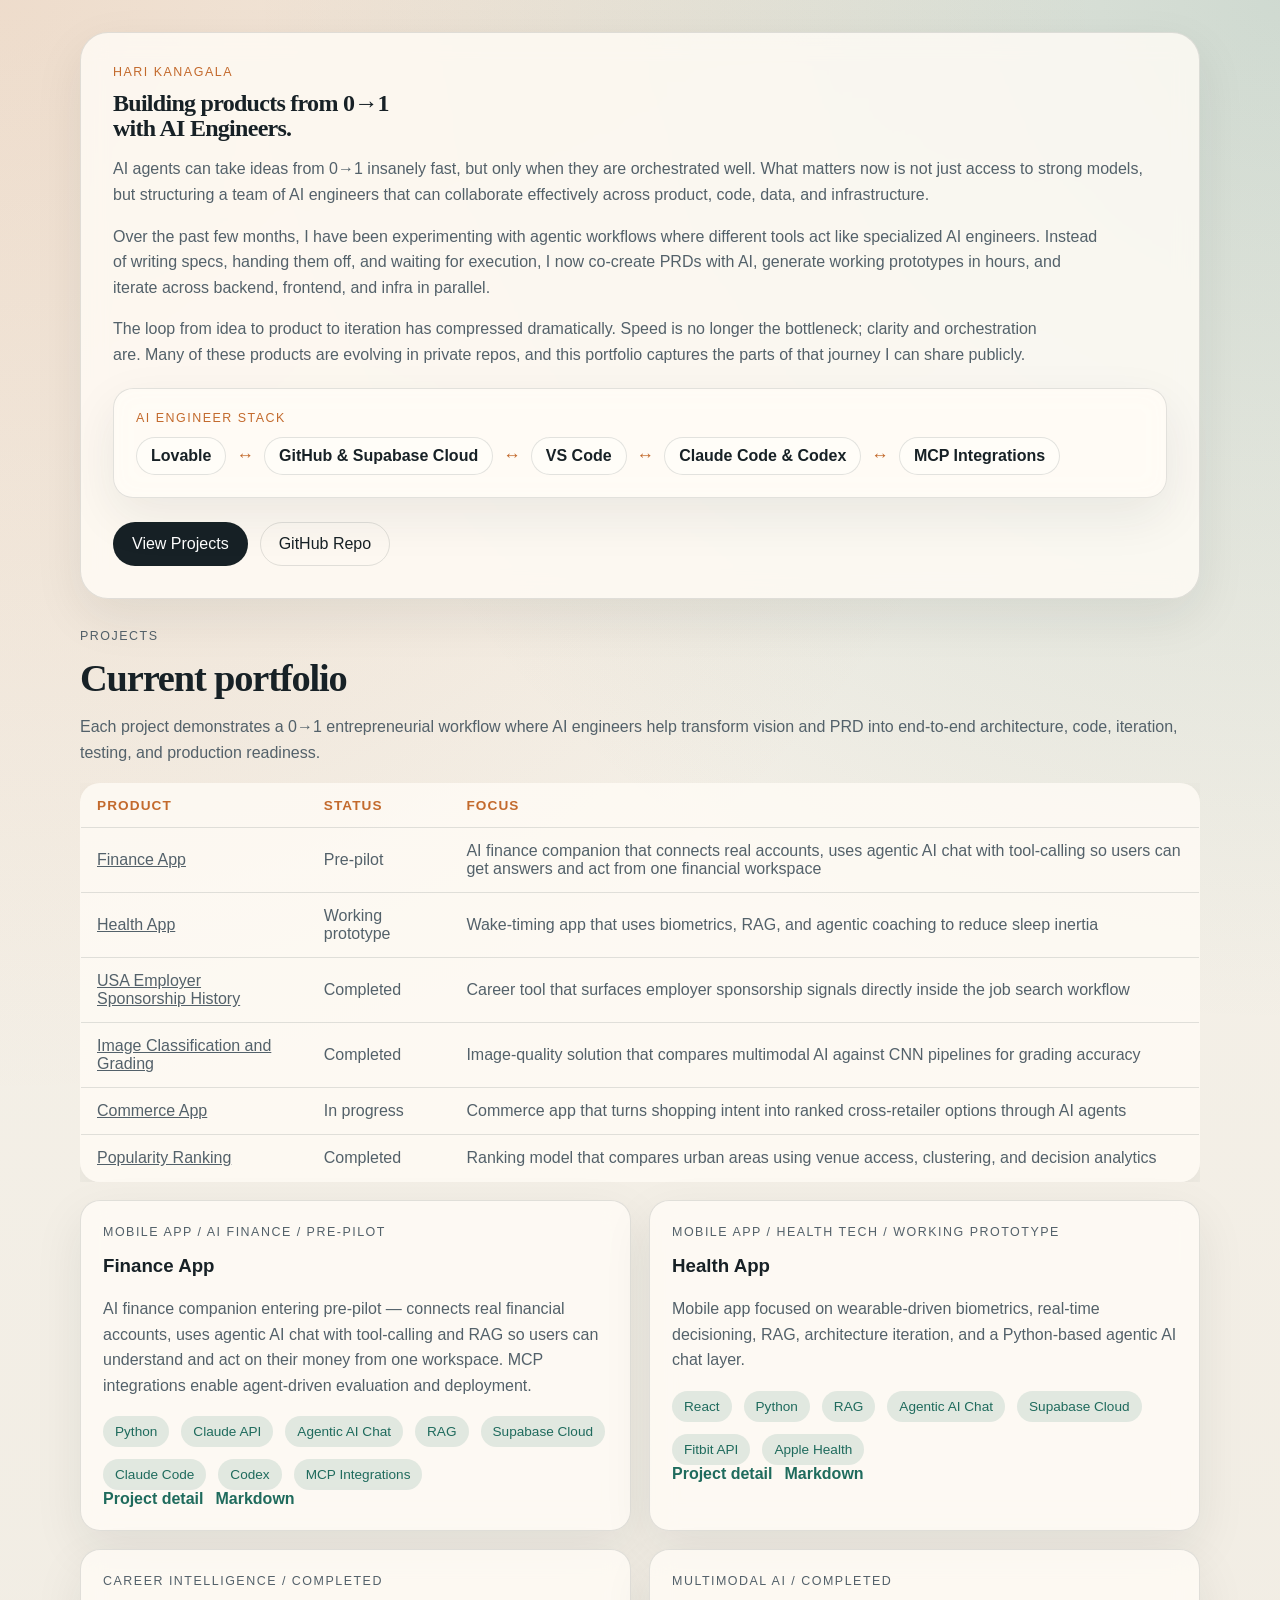
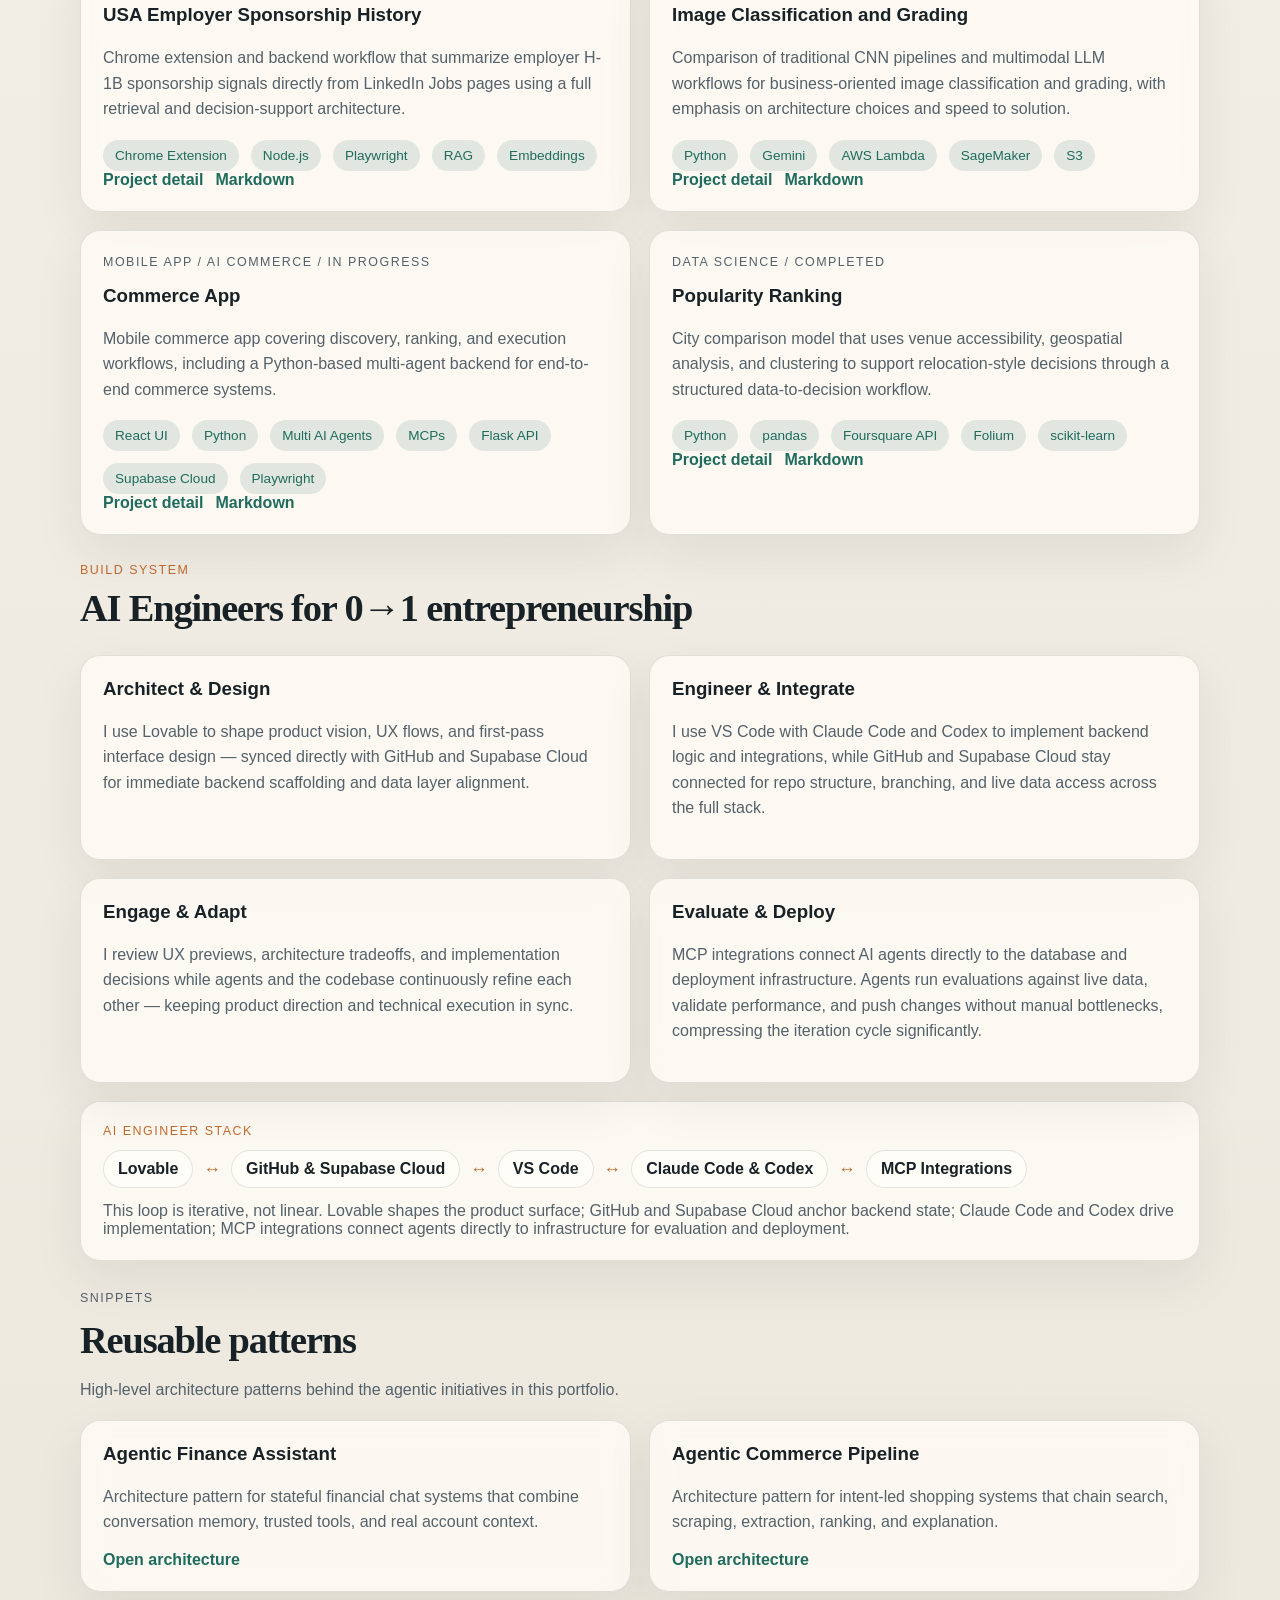
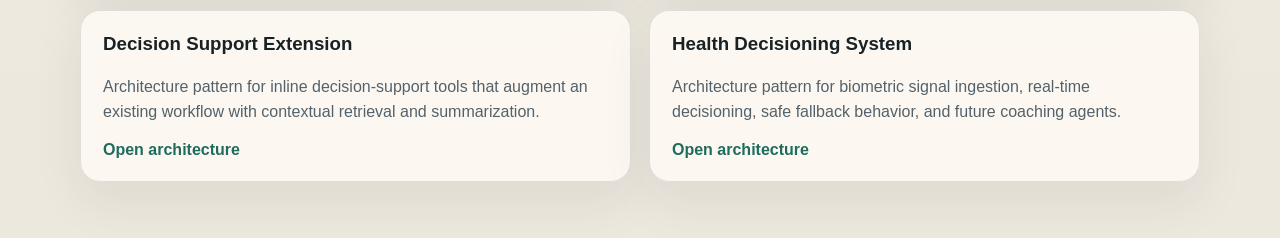
<file: index.html>
<!DOCTYPE html>
<html lang="en">
  <head>
    <meta charset="UTF-8" />
    <meta name="viewport" content="width=device-width, initial-scale=1.0" />
    <title>AI Product Portfolio — Hari Kanagala</title>
    <meta
      name="description"
      content="Unprecedented opportunity for problem solvers with AI Agents. Portfolio by Hari Kanagala — AI-agent-powered products built faster, smarter, and designed to engage."
    />
    <meta property="og:title" content="AI Product Portfolio" />
    <meta
      property="og:description"
      content="AI, agentic, and data products focused on real-world problems, architecture, tooling, tradeoffs, and evaluation."
    />
    <meta property="og:type" content="website" />
    <meta property="og:url" content="https://kharik828.github.io/AI-Product-Portfolio/" />
    <meta property="og:image" content="https://kharik828.github.io/AI-Product-Portfolio/featured-card.svg" />
    <meta name="twitter:card" content="summary_large_image" />
    <meta name="twitter:title" content="AI Product Portfolio" />
    <meta
      name="twitter:description"
      content="AI, agentic, and data products focused on real-world problems, architecture, tooling, tradeoffs, and evaluation."
    />
    <meta name="twitter:image" content="https://kharik828.github.io/AI-Product-Portfolio/featured-card.svg" />
    <link rel="stylesheet" href="./styles.css" />
  </head>
  <body>
    <div class="page-shell">
      <header class="hero">
        <div class="hero-copy">
          <p class="eyebrow">Hari Kanagala</p>
          <h1>Building products from 0→1<br />with AI Engineers.</h1>
          <p class="lede">
            AI agents can take ideas from 0&#8594;1 insanely fast, but only when they are orchestrated well. What matters now is not just access to strong models, but structuring a team of AI engineers that can collaborate effectively across product, code, data, and infrastructure.
          </p>
          <p class="lede" style="max-width: 62rem; margin-top: 0.5rem;">
            Over the past few months, I have been experimenting with agentic workflows where different tools act like specialized AI engineers. Instead of writing specs, handing them off, and waiting for execution, I now co-create PRDs with AI, generate working prototypes in hours, and iterate across backend, frontend, and infra in parallel.
          </p>
          <p class="lede" style="max-width: 58rem; margin-top: 0.5rem;">
            The loop from idea to product to iteration has compressed dramatically. Speed is no longer the bottleneck; clarity and orchestration are. Many of these products are evolving in private repos, and this portfolio captures the parts of that journey I can share publicly.
          </p>
          <div class="flow-card hero-flow-card">
            <p class="panel-label">AI Engineer Stack</p>
            <div class="flow-chain">
              <span class="flow-node">Lovable</span>
              <span class="flow-link">&#8596;</span>
              <span class="flow-node">GitHub &amp; Supabase Cloud</span>
              <span class="flow-link">&#8596;</span>
              <span class="flow-node">VS Code</span>
              <span class="flow-link">&#8596;</span>
              <span class="flow-node">Claude Code &amp; Codex</span>
              <span class="flow-link">&#8596;</span>
              <span class="flow-node">MCP Integrations</span>
            </div>
          </div>
          <div class="hero-actions">
            <a class="button primary" href="#projects">View Projects</a>
            <a class="button secondary" href="https://github.com/kharik828/AI-Product-Portfolio" target="_blank" rel="noreferrer">GitHub Repo</a>
          </div>
        </div>
      </header>

      <main>
        <section class="section" id="projects">
          <div class="section-heading">
            <p class="eyebrow">Projects</p>
            <h2>Current portfolio</h2>
            <p>Each project demonstrates a 0→1 entrepreneurial workflow where AI engineers help transform vision and PRD into end-to-end architecture, code, iteration, testing, and production readiness.</p>
          </div>
          <div class="status-table-wrap">
            <table class="status-table">
              <thead>
                <tr>
                  <th>Product</th>
                  <th>Status</th>
                  <th>Focus</th>
                </tr>
              </thead>
              <tbody>
                <tr>
                  <td><a href="./project.html?slug=cashmeai">Finance App</a></td>
                  <td>Pre-pilot</td>
                  <td>AI finance companion that connects real accounts, uses agentic AI chat with tool-calling so users can get answers and act from one financial workspace</td>
                </tr>
                <tr>
                  <td><a href="./project.html?slug=twinkl">Health App</a></td>
                  <td>Working prototype</td>
                  <td>Wake-timing app that uses biometrics, RAG, and agentic coaching to reduce sleep inertia</td>
                </tr>
                <tr>
                  <td><a href="./project.html?slug=usa-employer-sponsorship-history">USA Employer Sponsorship History</a></td>
                  <td>Completed</td>
                  <td>Career tool that surfaces employer sponsorship signals directly inside the job search workflow</td>
                </tr>
                <tr>
                  <td><a href="./project.html?slug=image-classification-and-grading">Image Classification and Grading</a></td>
                  <td>Completed</td>
                  <td>Image-quality solution that compares multimodal AI against CNN pipelines for grading accuracy</td>
                </tr>
                <tr>
                  <td><a href="./project.html?slug=shopsmart-ai">Commerce App</a></td>
                  <td>In progress</td>
                  <td>Commerce app that turns shopping intent into ranked cross-retailer options through AI agents</td>
                </tr>
                <tr>
                  <td><a href="./project.html?slug=popularity-ranking">Popularity Ranking</a></td>
                  <td>Completed</td>
                  <td>Ranking model that compares urban areas using venue access, clustering, and decision analytics</td>
                </tr>
              </tbody>
            </table>
          </div>
          <div class="card-grid">
            <article class="card">
              <div class="card-top">
                <p class="status">Mobile App / AI Finance / Pre-pilot</p>
                <h3>Finance App</h3>
                <p>AI finance companion entering pre-pilot — connects real financial accounts, uses agentic AI chat with tool-calling and RAG so users can understand and act on their money from one workspace. MCP integrations enable agent-driven evaluation and deployment.</p>
              </div>
              <div class="pill-row">
                <span class="pill">Python</span>
                <span class="pill">Claude API</span>
                <span class="pill">Agentic AI Chat</span>
                <span class="pill">RAG</span>
                <span class="pill">Supabase Cloud</span>
                <span class="pill">Claude Code</span>
                <span class="pill">Codex</span>
                <span class="pill">MCP Integrations</span>
              </div>
              <div class="card-actions">
                <a class="text-link" href="./project.html?slug=cashmeai">Project detail</a>
                <a class="text-link" href="./projects/Cashmeai/PORTFOLIO.md">Markdown</a>
              </div>
            </article>
            <article class="card">
              <div class="card-top">
                <p class="status">Mobile App / Health Tech / Working prototype</p>
                <h3>Health App</h3>
                <p>Mobile app focused on wearable-driven biometrics, real-time decisioning, RAG, architecture iteration, and a Python-based agentic AI chat layer.</p>
              </div>
              <div class="pill-row">
                <span class="pill">React</span>
                <span class="pill">Python</span>
                <span class="pill">RAG</span>
                <span class="pill">Agentic AI Chat</span>
                <span class="pill">Supabase Cloud</span>
                <span class="pill">Fitbit API</span>
                <span class="pill">Apple Health</span>
              </div>
              <div class="card-actions">
                <a class="text-link" href="./project.html?slug=twinkl">Project detail</a>
                <a class="text-link" href="./projects/Twinkl/PORTFOLIO.md">Markdown</a>
              </div>
            </article>
            <article class="card">
              <div class="card-top">
                <p class="status">Career Intelligence / Completed</p>
                <h3>USA Employer Sponsorship History</h3>
                <p>Chrome extension and backend workflow that summarize employer H-1B sponsorship signals directly from LinkedIn Jobs pages using a full retrieval and decision-support architecture.</p>
              </div>
              <div class="pill-row">
                <span class="pill">Chrome Extension</span>
                <span class="pill">Node.js</span>
                <span class="pill">Playwright</span>
                <span class="pill">RAG</span>
                <span class="pill">Embeddings</span>
              </div>
              <div class="card-actions">
                <a class="text-link" href="./project.html?slug=usa-employer-sponsorship-history">Project detail</a>
                <a class="text-link" href="./projects/Employer-sponsorship-history/PORTFOLIO.md">Markdown</a>
              </div>
            </article>
            <article class="card">
              <div class="card-top">
                <p class="status">Multimodal AI / Completed</p>
                <h3>Image Classification and Grading</h3>
                <p>Comparison of traditional CNN pipelines and multimodal LLM workflows for business-oriented image classification and grading, with emphasis on architecture choices and speed to solution.</p>
              </div>
              <div class="pill-row">
                <span class="pill">Python</span>
                <span class="pill">Gemini</span>
                <span class="pill">AWS Lambda</span>
                <span class="pill">SageMaker</span>
                <span class="pill">S3</span>
              </div>
              <div class="card-actions">
                <a class="text-link" href="./project.html?slug=image-classification-and-grading">Project detail</a>
                <a class="text-link" href="./projects/GenAI CNN Image Classification and Grading/PORTFOLIO.md">Markdown</a>
              </div>
            </article>
            <article class="card">
              <div class="card-top">
                <p class="status">Mobile App / AI Commerce / In progress</p>
                <h3>Commerce App</h3>
                <p>Mobile commerce app covering discovery, ranking, and execution workflows, including a Python-based multi-agent backend for end-to-end commerce systems.</p>
              </div>
              <div class="pill-row">
                <span class="pill">React UI</span>
                <span class="pill">Python</span>
                <span class="pill">Multi AI Agents</span>
                <span class="pill">MCPs</span>
                <span class="pill">Flask API</span>
                <span class="pill">Supabase Cloud</span>
                <span class="pill">Playwright</span>
              </div>
              <div class="card-actions">
                <a class="text-link" href="./project.html?slug=shopsmart-ai">Project detail</a>
                <a class="text-link" href="./projects/ShopSmartAI/PORTFOLIO.md">Markdown</a>
              </div>
            </article>
            <article class="card">
              <div class="card-top">
                <p class="status">Data Science / Completed</p>
                <h3>Popularity Ranking</h3>
                <p>City comparison model that uses venue accessibility, geospatial analysis, and clustering to support relocation-style decisions through a structured data-to-decision workflow.</p>
              </div>
              <div class="pill-row">
                <span class="pill">Python</span>
                <span class="pill">pandas</span>
                <span class="pill">Foursquare API</span>
                <span class="pill">Folium</span>
                <span class="pill">scikit-learn</span>
              </div>
              <div class="card-actions">
                <a class="text-link" href="./project.html?slug=popularity-ranking">Project detail</a>
                <a class="text-link" href="./projects/Popularity Ranking/PORTFOLIO.md">Markdown</a>
              </div>
            </article>
          </div>
        </section>

        <section class="section split-section">
          <div>
            <p class="eyebrow">Build System</p>
            <h2>AI Engineers for 0→1 entrepreneurship</h2>
          </div>
          <div class="flow-card">
            <p class="panel-label">AI Engineer Stack</p>
            <div class="flow-chain">
              <span class="flow-node">Lovable</span>
              <span class="flow-link">↔</span>
              <span class="flow-node">GitHub &amp; Supabase Cloud</span>
              <span class="flow-link">↔</span>
              <span class="flow-node">VS Code</span>
              <span class="flow-link">↔</span>
              <span class="flow-node">Claude Code &amp; Codex</span>
              <span class="flow-link">↔</span>
              <span class="flow-node">MCP Integrations</span>
            </div>
            <p class="flow-note">This loop is iterative, not linear. Lovable shapes the product surface; GitHub and Supabase Cloud anchor backend state; Claude Code and Codex drive implementation; MCP integrations connect agents directly to infrastructure for evaluation and deployment.</p>
          </div>
          <div class="workflow-grid">
            <article class="workflow-card">
              <h3>Architect &amp; Design</h3>
              <p>I use Lovable to shape product vision, UX flows, and first-pass interface design — synced directly with GitHub and Supabase Cloud for immediate backend scaffolding and data layer alignment.</p>
            </article>
            <article class="workflow-card">
              <h3>Engineer &amp; Integrate</h3>
              <p>I use VS Code with Claude Code and Codex to implement backend logic and integrations, while GitHub and Supabase Cloud stay connected for repo structure, branching, and live data access across the full stack.</p>
            </article>
            <article class="workflow-card">
              <h3>Engage &amp; Adapt</h3>
              <p>I review UX previews, architecture tradeoffs, and implementation decisions while agents and the codebase continuously refine each other — keeping product direction and technical execution in sync.</p>
            </article>
            <article class="workflow-card">
              <h3>Evaluate &amp; Deploy</h3>
              <p>MCP integrations connect AI agents directly to the database and deployment infrastructure. Agents run evaluations against live data, validate performance, and push changes without manual bottlenecks, compressing the iteration cycle significantly.</p>
            </article>
          </div>
        </section>

        <section class="section">
          <div class="section-heading">
            <p class="eyebrow">Snippets</p>
            <h2>Reusable patterns</h2>
            <p>High-level architecture patterns behind the agentic initiatives in this portfolio.</p>
          </div>
          <div class="card-grid compact">
            <article class="card compact-card">
              <h3>Agentic Finance Assistant</h3>
              <p>Architecture pattern for stateful financial chat systems that combine conversation memory, trusted tools, and real account context.</p>
              <a class="text-link" href="./snippets/agentic-finance-architecture.md">Open architecture</a>
            </article>
            <article class="card compact-card">
              <h3>Agentic Commerce Pipeline</h3>
              <p>Architecture pattern for intent-led shopping systems that chain search, scraping, extraction, ranking, and explanation.</p>
              <a class="text-link" href="./snippets/agentic-commerce-architecture.md">Open architecture</a>
            </article>
            <article class="card compact-card">
              <h3>Decision Support Extension</h3>
              <p>Architecture pattern for inline decision-support tools that augment an existing workflow with contextual retrieval and summarization.</p>
              <a class="text-link" href="./snippets/agentic-decision-support-architecture.md">Open architecture</a>
            </article>
            <article class="card compact-card">
              <h3>Health Decisioning System</h3>
              <p>Architecture pattern for biometric signal ingestion, real-time decisioning, safe fallback behavior, and future coaching agents.</p>
              <a class="text-link" href="./snippets/agentic-health-architecture.md">Open architecture</a>
            </article>
          </div>
        </section>
      </main>
    </div>
  </body>
</html>
</file>
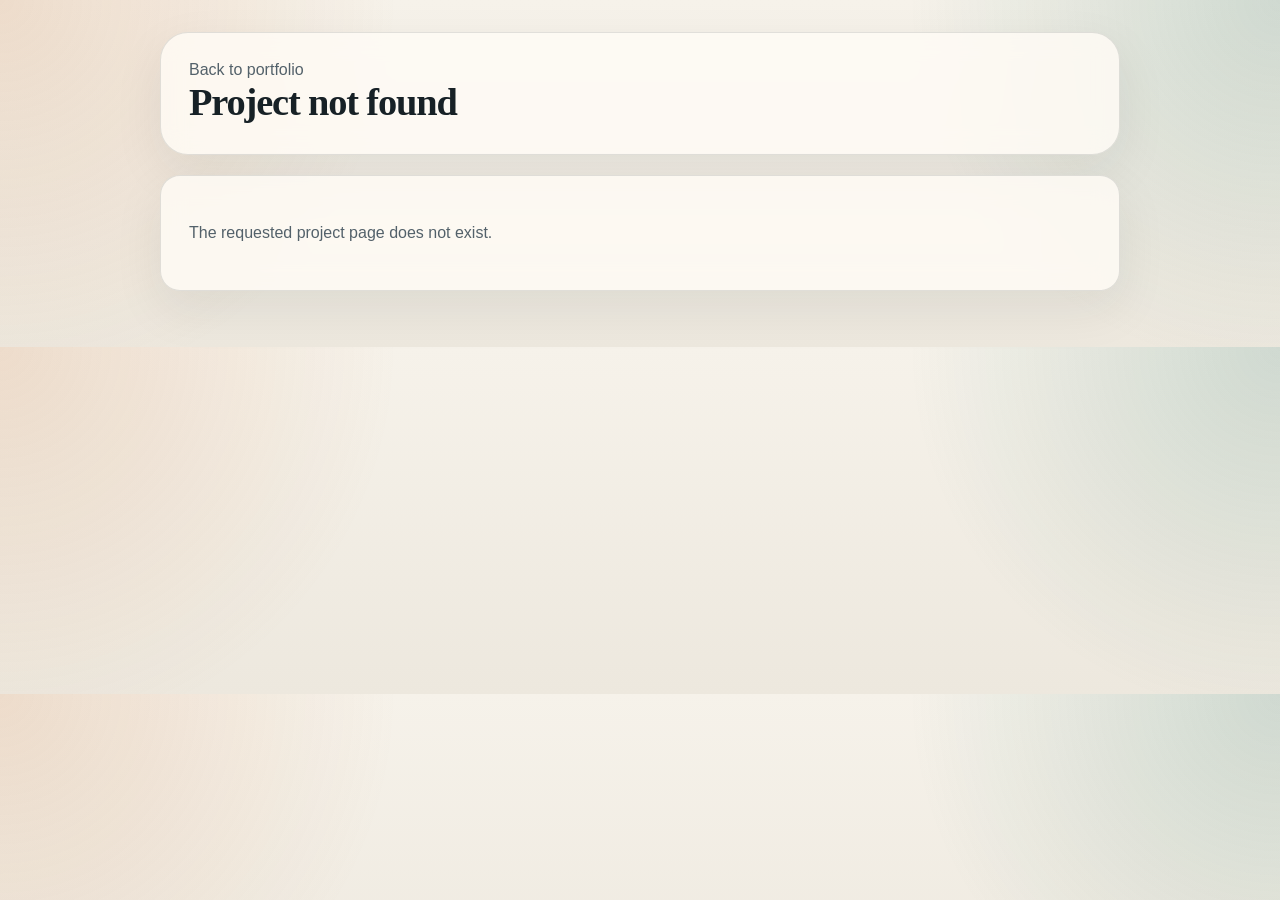
<file: project.html>
<!DOCTYPE html>
<html lang="en">
  <head>
    <meta charset="UTF-8" />
    <meta name="viewport" content="width=device-width, initial-scale=1.0" />
    <title>Project Detail</title>
    <link rel="stylesheet" href="./styles.css" />
  </head>
  <body>
    <div class="page-shell detail-shell">
      <header class="detail-header">
        <a class="back-link" href="./index.html">Back to portfolio</a>
        <div id="project-meta"></div>
      </header>
      <main class="detail-layout">
        <article class="markdown-card" id="markdown-root">
          <p>Loading project details...</p>
        </article>
      </main>
    </div>

    <script type="module" src="./project.js"></script>
  </body>
</html>
</file>
<file: styles.css>
:root {
  --bg: #f2efe8;
  --paper: rgba(255, 252, 246, 0.82);
  --paper-strong: #fffdf8;
  --ink: #172126;
  --muted: #53616a;
  --line: rgba(23, 33, 38, 0.12);
  --accent: #1f6b5d;
  --accent-soft: rgba(31, 107, 93, 0.12);
  --warm: #c36a2d;
  --shadow: 0 18px 50px rgba(23, 33, 38, 0.08);
  --radius-lg: 28px;
  --radius-md: 20px;
  --radius-sm: 999px;
}

* {
  box-sizing: border-box;
}

html {
  scroll-behavior: smooth;
}

body {
  margin: 0;
  font-family: "Aptos", "Segoe UI Variable", "Segoe UI", sans-serif;
  color: var(--ink);
  background:
    radial-gradient(circle at top left, rgba(195, 106, 45, 0.16), transparent 30%),
    radial-gradient(circle at top right, rgba(31, 107, 93, 0.18), transparent 28%),
    linear-gradient(180deg, #f6f2ea 0%, #ede8de 100%);
}

a {
  color: inherit;
}

.page-shell {
  width: min(1120px, calc(100% - 32px));
  margin: 0 auto;
  padding: 32px 0 56px;
}

.hero,
.detail-header,
.card,
.flow-card,
.workflow-card,
.markdown-card {
  backdrop-filter: blur(12px);
  background: var(--paper);
  border: 1px solid var(--line);
  box-shadow: var(--shadow);
}

.hero {
  display: block;
  padding: 32px;
  border-radius: var(--radius-lg);
}

.hero h1,
.section h2,
.detail-header h1 {
  font-family: Georgia, "Times New Roman", serif;
  line-height: 1.03;
  letter-spacing: -0.03em;
  margin: 0;
}

.hero h1 {
  font-size: 24px;
  max-width: none;
}

.eyebrow,
.panel-label,
.status {
  text-transform: uppercase;
  letter-spacing: 0.12em;
  font-size: 0.78rem;
  color: var(--warm);
  margin: 0 0 12px;
}

.lede,
.section-heading p,
.detail-summary,
.card p,
.workflow-card p,
.markdown-card p,
.signal-list,
.back-link {
  color: var(--muted);
  line-height: 1.6;
}

.hero-actions,
.card-actions,
.pill-row {
  display: flex;
  flex-wrap: wrap;
  gap: 12px;
}

.hero-actions {
  margin-top: 24px;
}

.button,
.text-link,
.back-link {
  text-decoration: none;
}

.button {
  display: inline-flex;
  align-items: center;
  justify-content: center;
  padding: 12px 18px;
  border-radius: var(--radius-sm);
  border: 1px solid var(--line);
  transition: transform 180ms ease, background-color 180ms ease;
}

.button:hover,
.text-link:hover,
.back-link:hover {
  transform: translateY(-1px);
}

.button.primary {
  background: var(--ink);
  color: #fff;
}

.button.secondary {
  background: transparent;
}

.card,
.flow-card,
.workflow-card,
.markdown-card {
  border-radius: var(--radius-md);
}

.section {
  margin-top: 28px;
}

.status-table-wrap {
  margin-bottom: 18px;
  overflow-x: auto;
}

.status-table {
  width: 100%;
  border-collapse: collapse;
  background: var(--paper);
  border: 1px solid var(--line);
  border-radius: var(--radius-md);
  overflow: hidden;
  box-shadow: var(--shadow);
}

.status-table th,
.status-table td {
  padding: 14px 16px;
  text-align: left;
  border-bottom: 1px solid var(--line);
}

.status-table th {
  font-size: 0.85rem;
  text-transform: uppercase;
  letter-spacing: 0.08em;
  color: var(--warm);
}

.status-table td {
  color: var(--muted);
}

.status-table tr:last-child td {
  border-bottom: 0;
}

.section-heading {
  margin-bottom: 18px;
}

.section h2,
.detail-header h1 {
  font-size: clamp(1.8rem, 3vw, 2.8rem);
  margin-bottom: 8px;
}

.card-grid,
.workflow-grid {
  display: grid;
  grid-template-columns: repeat(2, minmax(0, 1fr));
  gap: 18px;
}

.flow-card {
  padding: 22px;
  margin-top: 0;
}

.hero-flow-card {
  margin-top: 20px;
  margin-bottom: 4px;
}

.flow-chain {
  display: flex;
  flex-wrap: wrap;
  align-items: center;
  gap: 10px;
}

.flow-node {
  display: inline-flex;
  align-items: center;
  padding: 9px 14px;
  border-radius: var(--radius-sm);
  background: var(--paper-strong);
  border: 1px solid var(--line);
  color: var(--ink);
  font-weight: 600;
}

.flow-link {
  color: var(--warm);
  font-size: 1.1rem;
  font-weight: 700;
}

.flow-note {
  margin: 14px 0 0;
  color: var(--muted);
}

.compact {
  grid-template-columns: repeat(2, minmax(0, 1fr));
}

.card,
.workflow-card {
  padding: 22px;
}

.workflow-card {
  min-height: 100%;
}

.card h3,
.workflow-card h3,
.markdown-card h1,
.markdown-card h2,
.markdown-card h3 {
  margin-top: 0;
}

.card-top {
  margin-bottom: 18px;
}

.pill {
  display: inline-flex;
  align-items: center;
  padding: 8px 12px;
  border-radius: var(--radius-sm);
  background: var(--accent-soft);
  color: var(--accent);
  font-size: 0.85rem;
}

.text-link {
  color: var(--accent);
  font-weight: 600;
}

.split-section {
  display: flex;
  flex-direction: column;
  gap: 18px;
  align-items: stretch;
}

.split-section > div:first-child {
  order: 1;
}

.split-section > .workflow-grid {
  order: 2;
}

.split-section > .flow-card {
  order: 3;
}

.detail-shell {
  max-width: 960px;
}

.detail-header {
  padding: 24px 28px;
  border-radius: var(--radius-lg);
}

.detail-layout {
  margin-top: 20px;
}

.markdown-card {
  padding: 28px;
}

.markdown-card ul {
  color: var(--muted);
  line-height: 1.7;
  padding-left: 22px;
}

.markdown-card code {
  font-family: "Cascadia Code", Consolas, monospace;
  background: rgba(23, 33, 38, 0.06);
  padding: 0.12rem 0.35rem;
  border-radius: 6px;
}

@media (max-width: 860px) {
  .hero,
  .split-section,
  .card-grid,
  .workflow-grid,
  .compact {
    grid-template-columns: 1fr;
  }

  .page-shell {
    width: min(100% - 20px, 1120px);
    padding-top: 20px;
  }

  .hero,
  .detail-header,
  .card,
  .workflow-card,
  .markdown-card {
    padding: 20px;
  }
}
</file>
